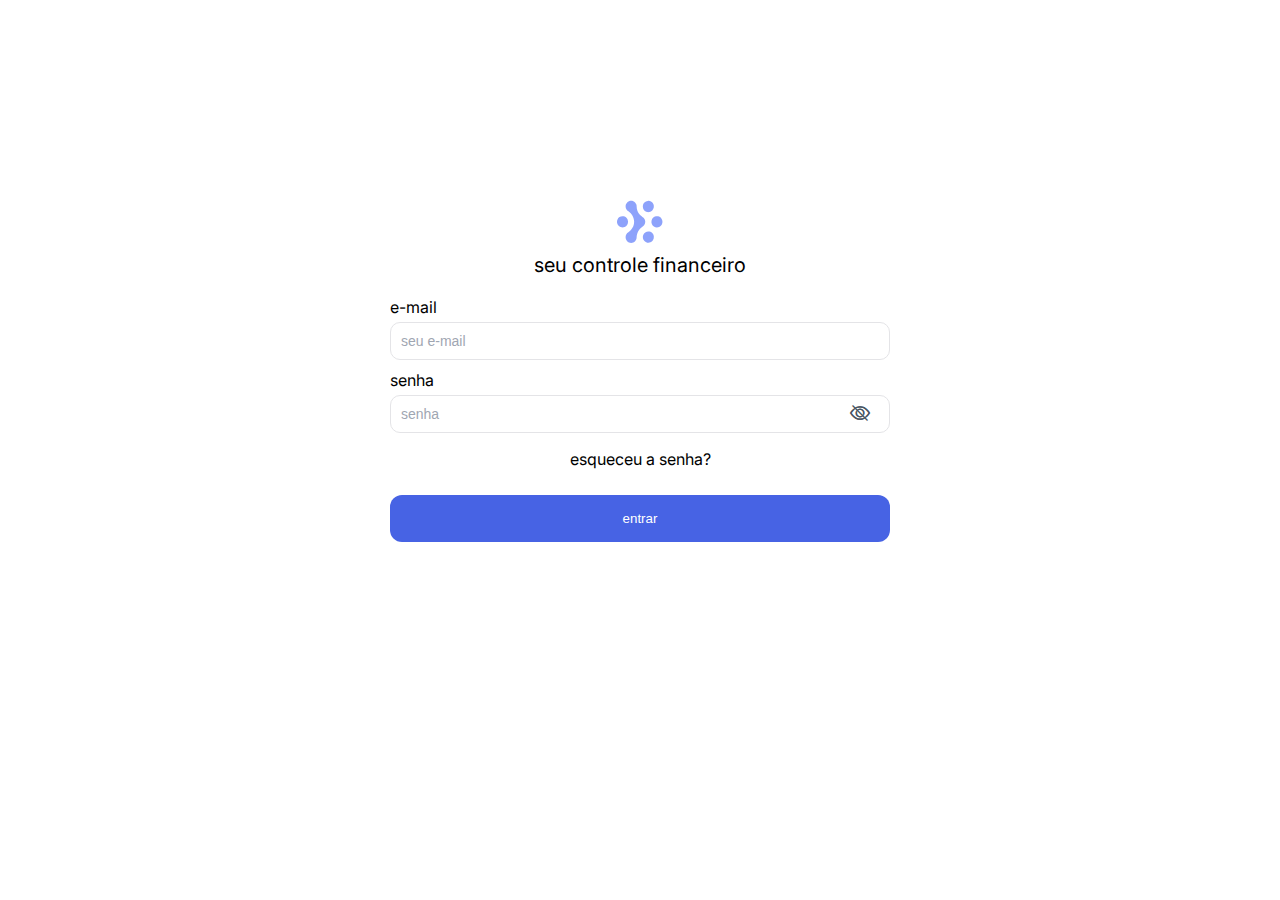
<file: index.html>
<!DOCTYPE html>
<html lang="PT-BR">

<head>
    <meta charset="UTF-8">
    <meta name="viewport" content="width=device-width, initial-scale=1.0">
    <link rel="stylesheet" href="https://cdn.jsdelivr.net/npm/bootstrap-icons@1.11.3/font/bootstrap-icons.min.css">
    <link rel="stylesheet" href="style.css">
    <link rel="preconnect" href="https://fonts.googleapis.com">
    <link rel="preconnect" href="https://fonts.gstatic.com" crossorigin>
    <link
        href="https://fonts.googleapis.com/css2?family=Inter:ital,opsz,wght@0,14..32,100..900;1,14..32,100..900&display=swap"
        rel="stylesheet">
    <title>CCA FINANÇAS</title>
</head>

<body>
    <section id="login">
        <div class="content-login">
            <div class="header-login">
                <img src="assets/Logo.svg" alt="logo">
                <h1 class="title-login">seu controle financeiro</h1>
            </div>
            <form class="form-login" action="deshboard.html">
                <div class="grupo-input">
                    <label>e-mail</label>
                    <input type="email" name="email" id="email" class="input-login" placeholder="seu e-mail" />
                </div>
                <div class="grupo-input  input-password" >

                    <label>senha</label>
                    <input type="password" name="password" id="password" class="input-login" placeholder="senha" />
                    <i id="hide-password" class="bi bi-eye"></i>
                    <i id="show-password" class="bi bi-eye-slash"></i>
                </div>
                <p class="fort-password"> esqueceu a senha?</p>
                <input type="submit" value="entrar" class="submit-form-login" />

            </form>
        </div>
    </section>


    <script src="script.js"></script>
</body>

</html>
</file>
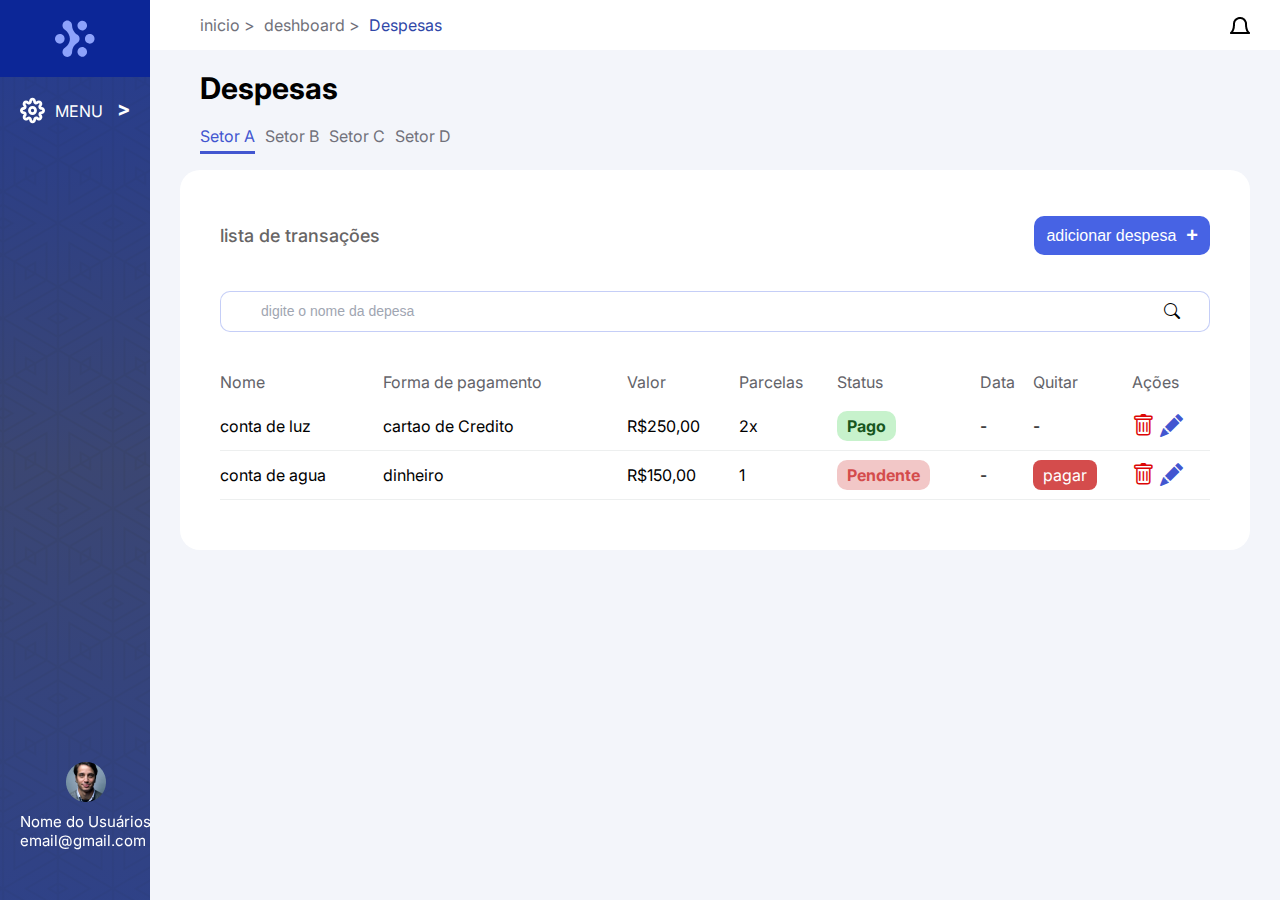
<file: despesas.html>
<!DOCTYPE html>
<html lang="PT-BR">

<head>
    <meta charset="UTF-8">
    <meta name="viewport" content="width=device-width, initial-scale=1.0">
    <link rel="stylesheet" href="https://cdn.jsdelivr.net/npm/bootstrap-icons@1.11.3/font/bootstrap-icons.min.css">
    <link rel="stylesheet" href="style.css">
    <link rel="preconnect" href="https://fonts.googleapis.com">
    <link rel="preconnect" href="https://fonts.gstatic.com" crossorigin>
    <link
        href="https://fonts.googleapis.com/css2?family=Inter:ital,opsz,wght@0,14..32,100..900;1,14..32,100..900&display=swap"
        rel="stylesheet">
    <title>CCA FINANÇAS</title>
</head>

<body>

    <div class="modal-add-expense">
        <div class="modal-content">
            <div class="modal-header">
                <h2>Cadastrar Despesas</h2>
                <i class="bi bi-x close-modal-add-expense"></i>
            </div>
            <form class="form-add-expense">
                <div class="grupo-input">
                    <label>Nome</label>
                    <input type="text" name="nome" id="nome-expense" class="input-login" placeholder="digite o nome da despesa">
                </div>
                <div class="grupo-input">
                    <label>Setor</label>
                    <select name="setor" id="setor-expence" class="input-login">
                        <option disabled selected>Selecione o Setor</option>
                        <option value="setor-a">setor A</option>
                        <option value="setor-b">setor B</option>
                        <option value="setor-c">setor C</option>
                        <option value="setor-d">setor D</option>
                    </select>
                </div>
                <div class="grupo-input">
                    <label>forma de pagamento</label>
                    <select name="pyment-method" id="pyment-method" class="input-login">
                        <option disabled selected>Selecione o status</option>
                        <option value="credit-card">Cartão de Crédito</option>
                        <option value="credit-card">Cartão de Débito</option>
                        <option value="money">Dinheiro</option>
                    </select>
                </div>
                <div class="grupo-input">
                    <label>Valor</label>
                    <input type="text" name="value" id="value-expense" class="input-login" placeholder="Digite o valor">
                </div>
                <div class="grupo-input">
                    <label>Parcelas</label>
                    <input type="number" name="installments" id="installments" class="input-login" placeholder="digite o número de parcelas">
                
                </div>
                <div class="grupo-input">
                    <label>Status</label>
                    <select name="status" id="status-expense" class="input-login">
                        <option disabled selected>Selecione o status</option>
                        <option value="paid">Pago</option>
                        <option value="pending">Pendente</option>
                    </select>
                
                </div>
                <div class="grupo-input">
                    <label>Data</label>
                    <input type="date" name="data" id="date-expense" class="input-login">
                </div>
                <input type="submit" value="adicionar" class="submit-form-login">

            </form>
        </div>
        
    </div>
    <div class="modal-delete-expense">
        <dic class="modal-content">
            <div class="modal-header">
                <h2>excluir despesa</h2>
                <i class="bi bi-x close-modal-delete-expense"></i>
            </div>
            <div class="modal-body">
                <p>deseja mesmo excluir essa despesa?</p>
            </div>
            <div class="modal-footer">
                <button class="cancel-button cancel-delete-expense">Cancelar</button>
                <button class="delete-button confirm-delete-expense">Excluir</button>
            </div>
        </dic>
    </div>
    <section id="deshboard">
        <div class="menu-bar">
            <div class="header-bar">
                <img src="assets/Logo.svg" width="40px" alt="controle financeiro"/>
            </div>
            <div class="conteiner-interno-menu">
                <div class="option-menu">
                    <div class="action">
                        <img src="assets/Frame 66.svg" width="25px" alt="engrenagem"/>
                        <span>MENU</span>
                    </div>
                    <span class="toglle-menu">></span>
                </div>
                <nav class="menu-deshbord">
                    <ul>
                        <li><a href="incomes.html">Receitas</a></li>
                        <li><a href="despesas.html">Despesas</a></li>
                        <li><a href="users.html">Usuário</a>s</li>
                    </ul>
                </nav>

            </div>
            <div class="info-user-login">
                <img src="assets/Ellipse 14.png"/>
                <div class="info-user">
                    <span>Nome do Usuários</span>
                    <span>email@gmail.com</span>
                </div>
            </div>
        </div>
        <div class="content-right">
            <div class="content-breadcrumb">
                <ol class="breadcrumb">
                    <li><a href="index.html">inicio</a></li>
                    <li><a href="deshboard.html">deshboard</a></li>
                    <li>Despesas</li>
                    
                </ol>
                <img src="assets/Vector1.png" alt="notificaçao" width="20px"/>
            </div>
            <div class="modulo-conteiner">
                <h1 class="titulo-modulo">Despesas</h1>
                <nav class="menu-modulo">
                    <ul>
                        <li class="item-modulo-active">Setor A</li>
                        <li> Setor B</li>
                        <li> Setor C</li>
                        <li> Setor D</li>
                       
                    </ul>
                </nav>
                <div class="content-modulo">
                    <div class="header-module">
                        <h2>lista de transações</h2>
                        <button class="add-botao" id="add-new-expense">adicionar despesa <span>+</span></button>
                    </div>
                    <div class="search-box">
                        <input type="text" placeholder="digite o nome da depesa" class="search-input"/>
                        <i class="bi bi-search search-icon"></i>
                    </div>
                    <table class="value-item">
                        <thead>
                            <tr>
                                <th>Nome</th>
                                <th>Forma de pagamento</th>
                                <th>Valor</th>
                                <th>Parcelas</th>
                                <th>Status</th>
                                <th>Data</th>
                                <th>Quitar</th>
                                <th>Ações</th>
                            </tr>
                        </thead>
                        <tbody>
                            <tr>
                                <td>conta de luz</td>
                                <td>cartao de Credito</td>
                                <td>R$250,00</td>
                                <td>2x</td>
                                <td><span class="paind-status">Pago</span></td>
                                <td> - </td>
                                <td> - </td>
                                <td> 
                                    <div class="action-table">
                                        <div class="content-deletar">
                                            <i class="bi bi-trash delete-icon" id="delete"></i>
                                            <span class="hover-delete">Delete</span>
                                        </div>
                                        <div class="">
                                            <div class="content-editar">
                                                <i class="bi bi-pencil-fill edit-icon" id="edit"></i>
                                                <span class="hover-editar">Editar</span>
                                            </div>
                                        </div>
                                    </div>
                                </td>
                                
                        
                            </tr>
                            <tr>
                                <td>conta de agua</td>
                                <td>dinheiro</td>
                                <td>R$150,00</td>
                                <td>1</td>
                                <td><span class="pending-status">Pendente</span></td>
                                <td> - </td>
                                <td><span class="pending-payment"> pagar</span> </td>
                                <td> 
                                    <div class="action-table">
                                        <div class="content-deletar">
                                            <i class="bi bi-trash delete-icon" id="delete"></i>
                                            <span class="hover-delete">Delete</span>
                                        </div>
                                        <div class="">
                                            <div class="content-editar">
                                                <i class="bi bi-pencil-fill edit-icon" id="edit"></i>
                                                <span class="hover-editar">Editar</span>
                                            </div>
                                        </div>
                                    </div>
                                </td>
                                
                        
                            </tr>
                        </tbody>
                    </table>
                </div>
            </div>

        </div>
    </section>
<script src="script.js"></script>
</body>
</html>
</file>
<file: style.css>
/* Tema Claro */
body.tema-claro {
    background-color: #f5f5f5;
    color: #000;
}

/* Tema Escuro */
body.tema-escuro {
    background-color: #a19b9b;
    color: #000000;
    h1{
        color: #f2f8f3;
    }
    h2{
        color: #fff;
    }
}


body{

  padding: 0;
  margin: 0;
  box-sizing: border-box;
  font-family: "Inter", sans-serif;
  height: 100vh;
  overflow: hidden;
  display: flex;
}

img{
    max-width: 100%;
}

.content-login{
    width: 500px;
    height: 500px;
    display: flex;
    flex-direction: column;

    align-items: center;
    position: absolute;
    left: 50%;
    top: 50%;
    transform: translate(-50% , -50%);
    

}
.header-login{
    display: flex;
    flex-direction: column;
    justify-content: center;
    align-items: center;
}
.title-login{
    font-size: 20px;
    font-weight: normal;
    margin: 10px;
}
.form-login{
    width: 100%;
}
.grupo-input{
    display:flex ;
    flex-direction: column;
    margin: 10px 0;
}
.grupo-input label{
    font-size: 16px;
    margin-bottom: 5px;
}
.input-login{
    border: 1px solid #e4e4e7;
    border-radius: 10px;
    box-sizing: border-box;
    padding: 10px;
    font-size: 14px;
    color: #9fa6b2;
}
.input-login:focus{
    border: 1px solid #5c73db;
    outline: none;
}
::placeholder{
    font-size: 14px;
    color: #9fa6b2;
}
.fort-password{
    cursor: pointer;
    text-align: center;
    font-size: 16px;
}
.submit-form-login{
    background-color: #4763e4;
    color: #fff;
    width: 100%;
    border: none;
    border-radius: 12px;
    padding: 16px;
    box-sizing: border-box;
    margin-top: 10px;
    cursor: pointer;
    
    
}
.input-password{
    position: relative;
}
.input-password i{
    position: absolute;
    top: 50%;
    right: 20px;
    cursor: pointer;
    font-size: 20px;
    color: #4b5563;
    z-index: 999999;
}

/*estilo deshboard*/

#deshboard{
    display: flex;
    width: 100%;
    height: 100vh;
    
}

.menu-bar{

    background: linear-gradient(to top,rgba(7, 30, 114, 0.79) 0%, rgba(1, 16, 73, 0.7) 48%, rgba(1, 28, 129, 0.815) 100%), 
  url(assets/pattern_hexagon-6_1_2_0-0_0_1__131b53_000000\ 3.png) repeat center;
  width: 150px;
  height: 100vh;
  color: #fff;
  flex-shrink: 0; /* Impede de encolher */
  position: sticky;
  left: 0;
  top: 0;
    
}
.header-bar{
    background-color: #0c2697;
    padding: 20px;
    box-sizing: border-box;
    display: flex;
    justify-content: center;
}

.conteiner-interno-menu{
    padding: 20px;
    box-sizing: border-box;

}

.option-menu{
    display: flex;
    justify-content: space-between;
}

.action{
    display: flex;
    align-items: center;
    gap: 10px;
}

.toglle-menu{
    font-size: 20px;
    font-weight: bold;
    cursor: pointer;
}

.menu-deshbord ul{
    width: 200%;
    display: none;
    cursor: pointer; 
   
}

.menu-deshbord ul li{
    display: flex;
    cursor: pointer;
    list-style: none;
    padding: 5px;
    align-items: center;
    text-decoration: none;
    
    
}
.icons{
    width: 40px;
    
    
}
.icons:hover{
    width: 47px;
    height: 47px;
}
.menu-deshbord ul li a{
    text-decoration: none;
    
   
    
}
.menu-deshbord ul li  span{
    text-align: center;
    padding: 5px;
    border: #fbfffc solid 1px;
    background-color: #181f88;
    color: #e7edff;
    opacity: 0;
}

.menu-deshbord ul li:hover span {
    border-radius: 12px;
    
    opacity: 1;
    
}

.info-user-login{
    display: flex;
    flex-direction: column;
    align-items: center;
    gap: 10px;
    margin-bottom: 20px;
    padding: 20px;
    box-sizing: border-box;
    position: fixed;
    bottom: 10px;
}
.info-user{
    display: flex;
    flex-direction: column;
}
.info-user span{
    font-size: 15px;
}

.content-right{
    
    flex: 1;
  height: 100vh;
  overflow-y: auto;
  display: flex;
  flex-direction: column;
}
.content-right img{
    cursor: pointer;
}

.content-breadcrumb{
    display: flex;
    justify-content: space-between;
    align-items: center;
    width: 100%;
    height: 50px;
    padding: 0 30px;
    box-sizing: border-box;

}
.breadcrumb{
    list-style: none;
    padding:  20px;
    box-sizing: border-box;

}
.breadcrumb li{
    display: inline;
    margin-right: 5px;
}
.breadcrumb li a{
    text-decoration: none;
    color: #71717a;
}
.breadcrumb li:last-child{
    color: #2f47a8;
}

.breadcrumb li:not(:last-child)::after{
    content: " > ";
    color: #71717a;
}

.modulo-conteiner{
   
  background-color: #4658ac10;
  width: 100%;
  min-height: 100%;
  padding: 0 30px;
  box-sizing: border-box;
}

.graficos-dashboard{
    display: flex;
    justify-content: space-around;
    gap: 20px; 
    margin: 20px 0px;
}
.graficos-dashboard .colunas{
    padding: 0 20px;
    background-color: #c9dbf01c;
    color: #0c2697;
}
.graficos-dashboard .pizza{
    padding: 10px 40px;
    background-color: #c9dbf01c;
    color: #0c2697;
}

.titulo-modulo{
    font-size: 30px;
    font-weight:bolder;
    padding: 0 20px;
   
}

.menu-modulo ul{
    display: flex;
    padding: 0 20px;
    box-sizing: border-box;

}
.menu-modulo ul li{
    list-style: none;
    margin-right: 10px;
    color:#71717a;
    cursor: pointer;

}

.menu-modulo ul li.item-modulo-active{
    color:#4256d0;
    padding-bottom: 5px;
    border-bottom:3px solid #4256d0 ;
}
.titulos h1{
    color: #0c2697;
    padding-left: 20px;
    font-weight: 500;
}

.content-info-total-value{
    display: flex;
    justify-content: space-between;
    align-items: center;
    gap: 10px;
    padding: 10px;
    box-sizing: border-box;
    margin: 10px;

}

.card-info-total-value{
    background-color: #33438b;
    color: #fff;
    border:solid 2px #5a5a5c;
    border-radius: 30px;
    padding: 30px;
    box-sizing: border-box;
    width: 100%;
    height: 100px;
    display: flex;
   justify-content: space-between;
   align-items: center;
}
.content-modulo{
    background-color: #fff;
    border-radius: 20px;
    height: 300px;
    padding: 40px;
    
   
}

.header-module{
    display: flex;
    justify-content: space-between;
    align-items: center;
}

.header-module h2{
    font-weight: 500;
    color: #676565;
    font-size: 18px;
}
.add-botao{
    display: flex;
    align-items: center;
    gap: 10px;
    background-color: #4763e4;
    color: #fff;
    padding: 8px 12px;
    font-size: 16px;
    box-sizing: border-box;
    cursor: pointer;
    border-radius: 10px;
    border: none;
}
.add-botao span{
    font-size: 20px;
    font-weight: bold;
}
.action-relatorio {
    display: flex;
    gap: 10px;
    margin-top: 20px;
}

.action-relatorio button {
    background-color: #4256d0;
    color: white;
    border: none;
    padding: 8px 16px;
    border-radius: 8px;
    cursor: pointer;
    font-weight: bold;
    transition: background 0.3s;
}

.action-relatorio button:hover {
    background-color: #2e3ea8;
}

.search-box{
    position: relative;
    margin: 30px 0;
}
.search-box {
    display: flex;
    flex-wrap: wrap;
    gap: 10px;
    margin: 30px 0;
}

.search-box .search-input {
    flex: 1;
    min-width: 200px;
}

.search-input{
    width: 100%;
    border-radius: 10px;
    border: 1px solid #4763e450;
    padding: 12px 40px;
    box-sizing: border-box;
    color: #a1a1a1;

}
.search-input:focus{
    outline: none;
    border: 2px solid #4763e450;
}
.search-icon{
    position: absolute;
    right: 30px;
    top: 10px;
    align-items: center;
}
.value-item{
    width: 100%;
    border-collapse:collapse;

}
.value-item thead{
    text-align: left;
    color: #636369;
}
.value-item thead tr th{
   
    font-weight: normal;
    font-size: 16px;
    padding: 10px 0;

}
th.sortable {
    cursor: pointer;
    user-select: none;
    color: #3e4055;
}

.value-item tbody tr td{
    padding: 10px 0;
    border-bottom: 1px solid #edefef;
}
.pending-payment{
    background-color: #d44c4c;
    color: #fff;
    cursor: pointer;
    border-radius: 8px;
    padding: 5px 10px;
    text-align: center;
}

.action-table{
    display: flex;
    gap: 5px;
}
.content-deletar ,.content-editar{
    position: relative;
}
.paind-status{
    background-color: #4cd45c50;
    color: #18571f;
    padding: 5px 10px;
    border-radius: 10px;
    text-align: center;
    font-weight: bold;
}
.pending-status{
    background-color: #d44c4c50;
    color: #d44c4c;
    padding: 5px 10px;
    border-radius: 10px;
    text-align: center;
    font-weight: bold;
}
.delete-icon{
    color: #dd0606;
    font-size: 23px;
    cursor: pointer;
}
.edit-icon{
    color: #4256d0;
    font-size: 23px;
    cursor: pointer;
}
.content-deletar .hover-delete ,.content-editar .hover-editar{
    display: none;

}
.content-deletar:hover .hover-delete{
    display: flex;
    top: 0%;
    left: -60px;
    position: absolute;
    background-color: #dd0606ce;
    color: #fff;
    border-radius: 8px;
    padding: 5px;
}
.content-editar:hover .hover-editar{
    display: flex;
    top: 0%;
    left: 40px;
    position: absolute;
    background-color: #4256d0;
    color: #fff;
    border-radius: 8px;
    padding: 5px;
}
.modal-add-expense, .modal-delete-expense {
    position: fixed;
    top: 0;
    left: 0;
    width: 100%;
    height: 100vh;
    background-color: #00000080;
    justify-content: center;
    align-items: center;
    z-index: 999999;
    display: none;
}
.modal-content{
    background-color: #fff;
    width: 500px;
    border-radius: 20px;
    padding: 20px;
    box-sizing: border-box;
    position: relative;

}
.close-modal-add-expense, .close-modal-delete-expense{
    position: absolute;
    top: 10px;
    right: 10px;
    font-size: 24px;
    cursor: pointer;
}
.cancel-button{
    background-color: #fff;
    color: #4763E4;
    border: 1px solid  #4763E4;
    padding: 10px 20px;
    border-radius: 10px;
    cursor: pointer;
}
.delete-button{
    background-color: #fff;
    color: #dd0606;
    border: 1px solid  #dd0606;
    padding: 10px 20px;
    border-radius: 10px;
    cursor: pointer;

}

/* Transições suaves */
* {
    transition: all 0.3s ease;
}
</file>
